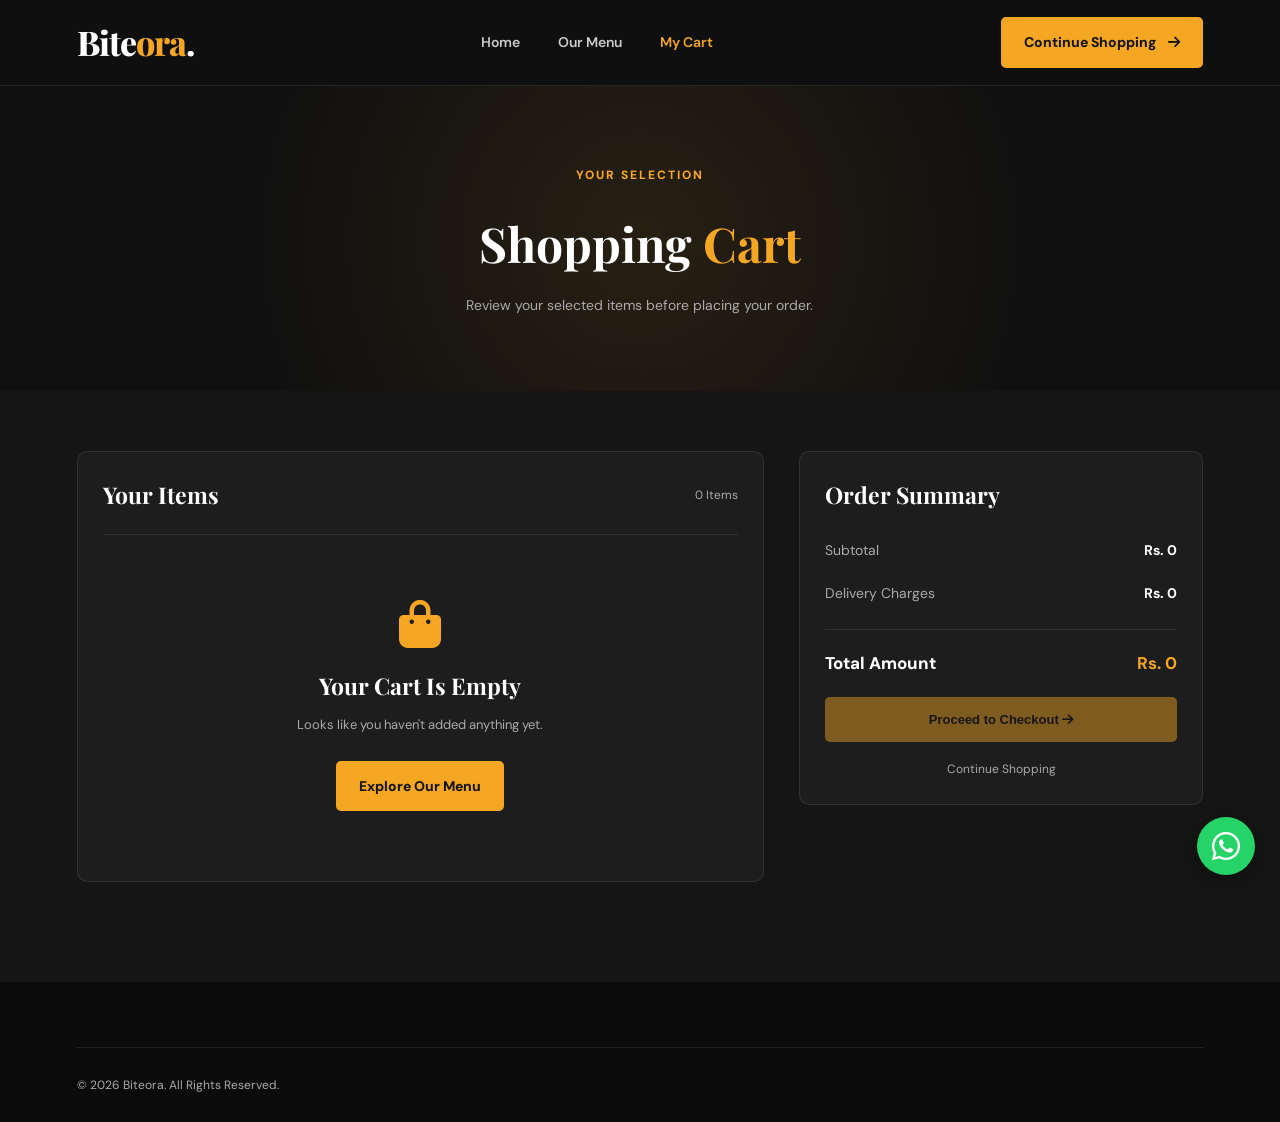
<file: cart.html>
<!DOCTYPE html>
<html lang="en">

<head>
    <meta charset="UTF-8">
    <meta name="viewport" content="width=device-width, initial-scale=1.0">

    <title>Shopping Cart | Biteora</title>

    <link rel="stylesheet" href="css/style.css">
    <link rel="stylesheet" href="css/cart.css">

    <link rel="stylesheet" href="https://cdnjs.cloudflare.com/ajax/libs/font-awesome/6.5.2/css/all.min.css">

    <link href="https://fonts.googleapis.com/css2?family=DM+Sans:wght@400;500;600;700;800&family=Playfair+Display:wght@600;700;800&display=swap" rel="stylesheet">
</head>

<body>

    <!-- Shopping Cart Header -->
    <header class="header">
        <div class="container navbar">

            <a href="index.html" class="logo">
                Bite<span>ora</span><span class="logo-dot">.</span>
            </a>

            <nav class="nav-menu">
                <a href="index.html">Home</a>
                <a href="menu.html">Our Menu</a>
                <a href="cart.html" class="active">My Cart</a>
            </nav>

            <a href="menu.html" class="order-btn">
                Continue Shopping
                <i class="fa-solid fa-arrow-right"></i>
            </a>

        </div>
    </header>


    <!-- Cart Page Heading -->
    <section class="cart-heading">
        <div class="container">
            <span class="section-label">YOUR SELECTION</span>
            <h1>Shopping <span>Cart</span></h1>
            <p>Review your selected items before placing your order.</p>
        </div>
    </section>


    <!-- Cart Content -->
    <section class="cart-section">

        <div class="container cart-layout">

            <div class="cart-items-area">

                <div class="cart-header">
                    <h2>Your Items</h2>
                    <span id="item-count">0 Items</span>
                </div>

                <div id="cart-items"></div>

                <div id="empty-cart" class="empty-cart">
                    <i class="fa-solid fa-bag-shopping"></i>
                    <h3>Your Cart Is Empty</h3>
                    <p>Looks like you haven't added anything yet.</p>
                    <a href="menu.html" class="primary-btn">
                        Explore Our Menu
                    </a>
                </div>

            </div>


            <!-- Order Summary -->
            <aside class="order-summary">

                <h2>Order Summary</h2>

                <div class="summary-row">
                    <span>Subtotal</span>
                    <strong id="subtotal">Rs. 0</strong>
                </div>

                <div class="summary-row">
                    <span>Delivery Charges</span>
                    <strong id="delivery">Rs. 0</strong>
                </div>

                <div class="summary-total">
                    <span>Total Amount</span>
                    <strong id="total">Rs. 0</strong>
                </div>

                <button id="checkout-btn" class="checkout-btn" disabled>
                    Proceed to Checkout
                    <i class="fa-solid fa-arrow-right"></i>
                </button>

                <a href="menu.html" class="continue-link">
                    Continue Shopping
                </a>

            </aside>

        </div>

    </section>


    <!-- Website Footer -->
    <footer class="footer">
        <div class="container footer-bottom">
            <p>© 2026 Biteora. All Rights Reserved.</p>
        </div>
    </footer>

     <!-- Floating WhatsApp Button -->
<a href="#" class="whatsapp-float" aria-label="Contact us on WhatsApp">
    <i class="fa-brands fa-whatsapp"></i>
</a>

    <script src="cart.js"></script>

</body>
</html>
</file>
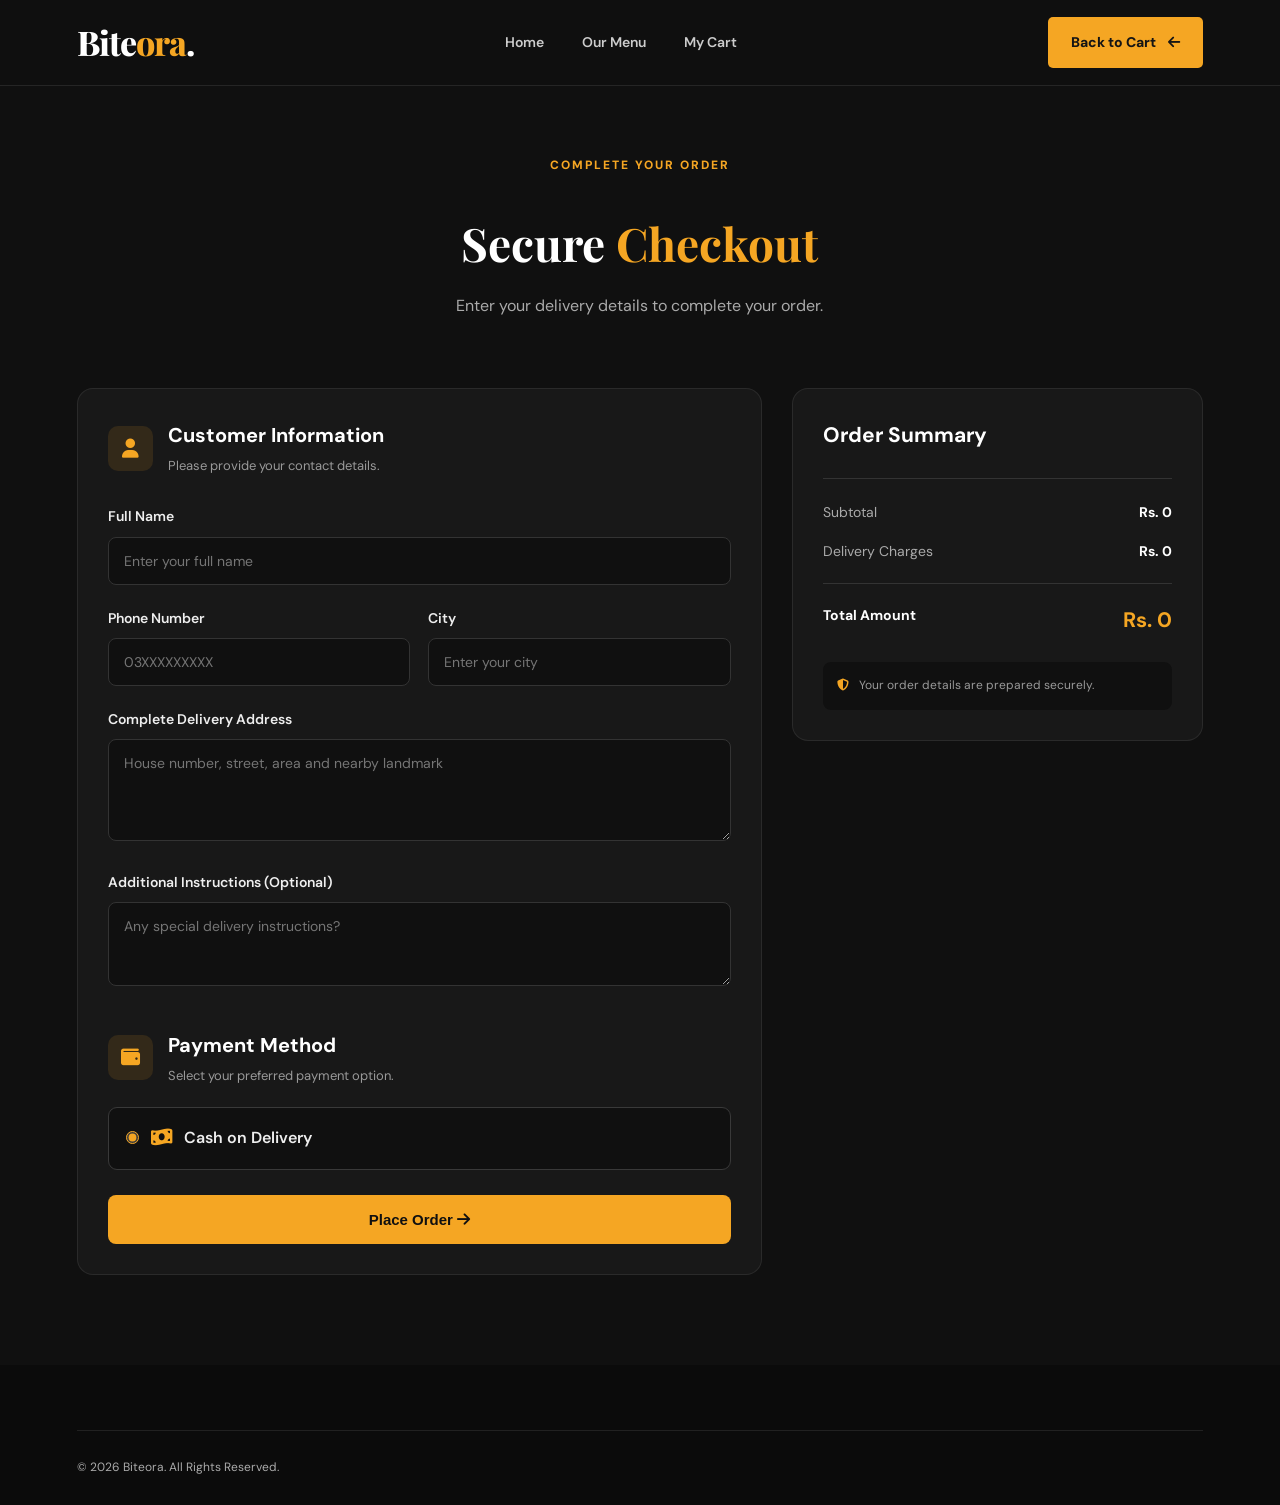
<file: checkout.html>
<!DOCTYPE html>
<html lang="en">

<head>
    <meta charset="UTF-8">
    <meta name="viewport" content="width=device-width, initial-scale=1.0">

    <title>Checkout | Biteora</title>

    <link rel="stylesheet" href="css/style.css">
    <link rel="stylesheet" href="css/checkout.css">

    <link rel="stylesheet" href="https://cdnjs.cloudflare.com/ajax/libs/font-awesome/6.5.2/css/all.min.css">

    <link href="https://fonts.googleapis.com/css2?family=DM+Sans:wght@400;500;600;700;800&family=Playfair+Display:wght@600;700;800&display=swap" rel="stylesheet">
</head>

<body>

    <!-- Checkout Header -->
    <header class="header">
        <div class="container navbar">

            <a href="index.html" class="logo">
                Bite<span>ora</span><span class="logo-dot">.</span>
            </a>

            <nav class="nav-menu">
                <a href="index.html">Home</a>
                <a href="menu.html">Our Menu</a>
                <a href="cart.html">My Cart</a>
            </nav>

            <a href="cart.html" class="order-btn">
                Back to Cart
                <i class="fa-solid fa-arrow-left"></i>
            </a>

        </div>
    </header>


    <!-- Checkout Heading -->
    <section class="checkout-heading">
        <div class="container">
            <span class="section-label">COMPLETE YOUR ORDER</span>
            <h1>Secure <span>Checkout</span></h1>
            <p>Enter your delivery details to complete your order.</p>
        </div>
    </section>


    <!-- Checkout Content -->
    <section class="checkout-section">

        <div class="container checkout-layout">

            <!-- Customer Information -->
            <div class="checkout-form-area">

                <div class="checkout-card">

                    <div class="checkout-card-heading">
                        <i class="fa-solid fa-user"></i>
                        <div>
                            <h2>Customer Information</h2>
                            <p>Please provide your contact details.</p>
                        </div>
                    </div>

                    <form id="checkout-form">

                        <div class="form-group">
                            <label for="customer-name">Full Name</label>
                            <input
                                type="text"
                                id="customer-name"
                                name="customer-name"
                                placeholder="Enter your full name"
                                required>
                        </div>

                        <div class="form-row">

                            <div class="form-group">
                                <label for="phone">Phone Number</label>
                                <input
                                    type="tel"
                                    id="phone"
                                    name="phone"
                                    placeholder="03XXXXXXXXX"
                                    pattern="03[0-9]{9}"
                                    maxlength="11"
                                    required>
                            </div>

                            <div class="form-group">
                                <label for="city">City</label>
                                <input
                                    type="text"
                                    id="city"
                                    name="city"
                                    placeholder="Enter your city"
                                    required>
                            </div>

                        </div>

                        <div class="form-group">
                            <label for="address">Complete Delivery Address</label>
                            <textarea
                                id="address"
                                name="address"
                                rows="4"
                                placeholder="House number, street, area and nearby landmark"
                                required></textarea>
                        </div>

                        <div class="form-group">
                            <label for="instructions">Additional Instructions (Optional)</label>
                            <textarea
                                id="instructions"
                                name="instructions"
                                rows="3"
                                placeholder="Any special delivery instructions?"></textarea>
                        </div>

                        <div class="payment-heading">
                            <i class="fa-solid fa-wallet"></i>
                            <div>
                                <h2>Payment Method</h2>
                                <p>Select your preferred payment option.</p>
                            </div>
                        </div>

                        <label class="payment-option">
                            <input type="radio" name="payment" value="Cash on Delivery" checked>
                            <span>
                                <i class="fa-solid fa-money-bill-wave"></i>
                                Cash on Delivery
                            </span>
                        </label>

                        <button type="submit" class="place-order-btn">
                            Place Order
                            <i class="fa-solid fa-arrow-right"></i>
                        </button>

                    </form>

                </div>

            </div>


            <!-- Order Summary -->
            <aside class="checkout-summary">

                <h2>Order Summary</h2>

                <div id="checkout-items"></div>

                <div class="checkout-summary-divider"></div>

                <div class="checkout-summary-row">
                    <span>Subtotal</span>
                    <strong id="checkout-subtotal">Rs. 0</strong>
                </div>

                <div class="checkout-summary-row">
                    <span>Delivery Charges</span>
                    <strong id="checkout-delivery">Rs. 0</strong>
                </div>

                <div class="checkout-total">
                    <span>Total Amount</span>
                    <strong id="checkout-total">Rs. 0</strong>
                </div>

                <div class="secure-note">
                    <i class="fa-solid fa-shield-halved"></i>
                    Your order details are prepared securely.
                </div>

            </aside>

        </div>

    </section>


    <!-- Footer -->
    <footer class="footer">
        <div class="container footer-bottom">
            <p>© 2026 Biteora. All Rights Reserved.</p>
        </div>
    </footer>

    <script src="checkout.js"></script>

</body>
</html>
</file>
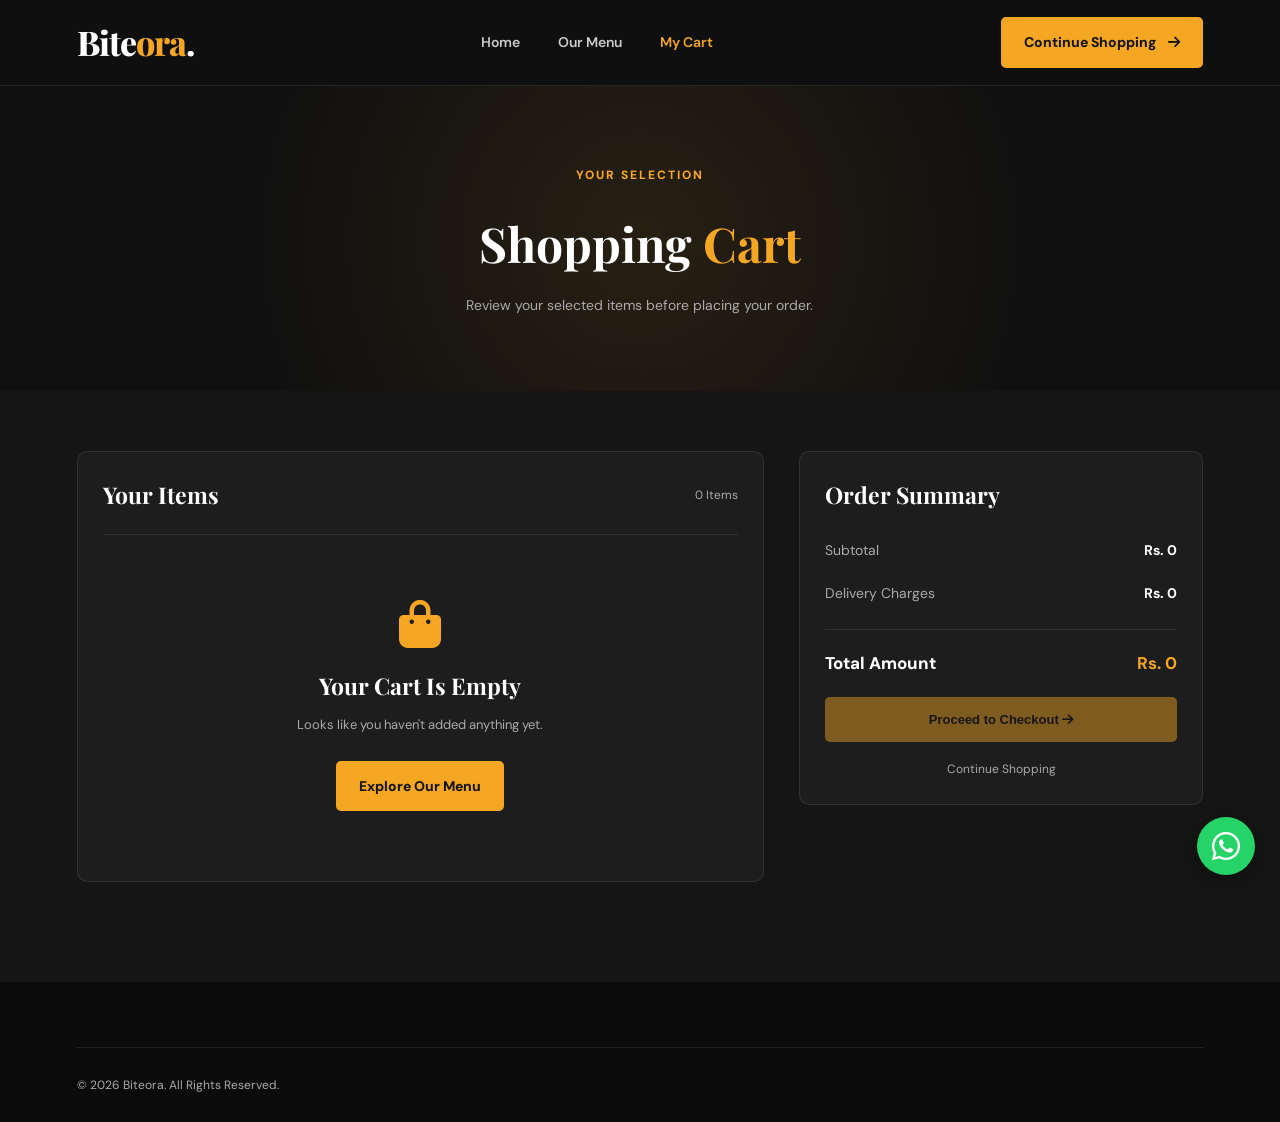
<file: order-success.html>
<!DOCTYPE html>
<html lang="en">

<head>
    <meta charset="UTF-8">
    <meta name="viewport" content="width=device-width, initial-scale=1.0">

    <title>Order Confirmed | Biteora</title>

    <link rel="stylesheet" href="css/style.css">
    <link rel="stylesheet" href="css/order-success.css">

    <link rel="stylesheet" href="https://cdnjs.cloudflare.com/ajax/libs/font-awesome/6.5.2/css/all.min.css">

    <link href="https://fonts.googleapis.com/css2?family=DM+Sans:wght@400;500;600;700;800&family=Playfair+Display:wght@600;700;800&display=swap" rel="stylesheet">
</head>

<body>

    <!-- Main Navigation -->
    <header class="header">
        <div class="container navbar">

            <a href="index.html" class="logo">
                Bite<span>ora</span><span class="logo-dot">.</span>
            </a>

            <nav class="nav-menu">
                <a href="index.html">Home</a>
                <a href="menu.html">Our Menu</a>
                <a href="cart.html">My Cart</a>
            </nav>

            <a href="menu.html" class="order-btn">
                Order More
                <i class="fa-solid fa-arrow-right"></i>
            </a>

        </div>
    </header>


    <!-- Order Success Section -->
    <main class="success-section">

        <div class="container">

            <div class="success-card">

                <div class="receipt-brand">
               <h2>BITE<span>ORA</span>.</h2>
               <p>DELICIOUS FOOD, DELIVERED WITH LOVE</p>
               <div class="receipt-brand-line"></div>
               </div> 
                <div class="success-icon">
                    <i class="fa-solid fa-check"></i>
                </div>

                <span class="section-label">ORDER CONFIRMATION</span>

                <h1>
                    Order Placed
                    <span>Successfully!</span>
                </h1>

                <p class="success-message">
                    Thank you for choosing Biteora.
                    Your order has been successfully placed.
                </p>


                <!-- Order Reference -->
                <div class="order-id-box">
                    <span>YOUR ORDER REFERENCE</span>
                    <strong id="order-id">Loading...</strong>
                </div>


                <div class="success-divider"></div>


                <!-- Customer Information -->
                <div class="success-details">

                    <h2>
                        <i class="fa-regular fa-user"></i>
                        Customer Details
                    </h2>

                    <div class="success-row">
                        <span>Customer Name</span>
                        <strong id="customer-name">-</strong>
                    </div>

                    <div class="success-row">
                        <span>Phone Number</span>
                        <strong id="customer-phone">-</strong>
                    </div>

                    <div class="success-row">
                        <span>Delivery Address</span>
                        <strong id="customer-address">-</strong>
                    </div>

                    <div class="success-row">
                        <span>Payment Method</span>
                        <strong id="payment-method">-</strong>
                    </div>

                </div>


                <div class="success-divider"></div>


                <!-- Ordered Products -->
                <div class="success-items-section">

                    <h2>
                        <i class="fa-solid fa-bag-shopping"></i>
                        Order Summary
                    </h2>

                    <div id="success-items"></div>

                </div>


                <div class="success-divider"></div>


                <!-- Final Payment -->
                <div class="success-total">

                    <span>Total Amount</span>

                    <strong id="order-total">Rs. 0</strong>

                </div>


                <!-- Delivery Information -->
                <div class="delivery-note">

                    <i class="fa-solid fa-truck-fast"></i>

                    <p>
                        Your order details have been saved in this browser.
                        Our team will prepare your delicious meal.
                    </p>

                </div>


                <!-- Customer Actions -->
                <div class="success-actions">

                    <button type="button" class="print-btn" onclick="window.print()">
                        <i class="fa-solid fa-print"></i>
                        Print Receipt
                    </button>

                    <a href="index.html" class="home-btn">
                        Back to Home
                        <i class="fa-solid fa-house"></i>
                    </a>

                </div>

            </div>

        </div>

    </main>


    <!-- Website Footer -->
    <footer class="footer">

        <div class="container footer-bottom">

            <p>© 2026 Biteora. All Rights Reserved.</p>

        </div>

    </footer>


    <!-- Order Confirmation Logic -->
    <script src="order-success.js"></script>

</body>
</html>
</file>
<file: css/style.css>
/* ========================================
   BITEORA | RESTAURANT WEBSITE
   Main Stylesheet
======================================== */

/* Global Styles */

@import url('https://fonts.googleapis.com/css2?family=DM+Sans:wght@400;500;600;700;800&family=Playfair+Display:wght@600;700;800&display=swap');

:root {
    --primary: #f5a623;
    --primary-dark: #db870d;
    --dark: #101010;
    --dark-light: #191919;
    --card-bg: #1c1c1c;
    --white: #ffffff;
    --gray: #aaaaaa;
    --border: rgba(255, 255, 255, 0.09);
    --transition: all 0.3s ease;
}

* {
    margin: 0;
    padding: 0;
    box-sizing: border-box;
    scroll-behavior: smooth;
}

body {
    font-family: 'DM Sans', sans-serif;
    background: var(--dark);
    color: var(--white);
    line-height: 1.6;
}

a {
    text-decoration: none;
    color: inherit;
}

img {
    width: 100%;
    display: block;
    object-fit: cover;
}

.container {
    width: 88%;
    max-width: 1250px;
    margin: auto;
}

section {
    padding: 100px 0;
}

/* Header & Navigation */

.header {
    width: 100%;
    background: rgba(16, 16, 16, 0.96);
    border-bottom: 1px solid var(--border);
    position: sticky;
    top: 0;
    z-index: 1000;
}

.navbar {
    height: 85px;
    display: flex;
    align-items: center;
    justify-content: space-between;
}

.logo {
    font-family: 'Playfair Display', serif;
    font-size: 34px;
    font-weight: 800;
    letter-spacing: -1px;
}

.logo span {
    color: var(--primary);
}

.logo .logo-dot {
    color: var(--white);
}

.nav-menu {
    display: flex;
    align-items: center;
    gap: 38px;
}

.nav-menu a {
    color: #cccccc;
    font-size: 14px;
    font-weight: 600;
    transition: var(--transition);
}

.nav-menu a:hover,
.nav-menu a.active {
    color: var(--primary);
}

.nav-actions {
    display: flex;
    align-items: center;
    gap: 22px;
}

.cart-icon {
    font-size: 19px;
    transition: var(--transition);
}

.cart-icon:hover {
    color: var(--primary);
}

.order-btn,
.primary-btn {
    display: inline-flex;
    align-items: center;
    justify-content: center;
    gap: 12px;
    background: var(--primary);
    color: #151515;
    padding: 14px 23px;
    border-radius: 5px;
    font-size: 14px;
    font-weight: 800;
    transition: var(--transition);
}

.order-btn:hover,
.primary-btn:hover {
    background: var(--primary-dark);
    transform: translateY(-3px);
}

.menu-toggle {
    display: none;
    background: none;
    border: none;
    color: var(--white);
    font-size: 24px;
}

/* Hero Section */

.hero {
    min-height: 650px;
    display: flex;
    align-items: center;
    overflow: hidden;
    background:
        radial-gradient(circle at 85% 50%, rgba(245, 166, 35, 0.10), transparent 35%),
        var(--dark);
}

.hero-content {
    display: grid;
    grid-template-columns: 1fr 1fr;
    align-items: center;
    gap: 70px;
}

.hero-tag,
.section-label {
    display: inline-block;
    color: var(--primary);
    font-size: 12px;
    font-weight: 800;
    letter-spacing: 2px;
    margin-bottom: 20px;
}

.hero-tag i {
    margin-right: 7px;
}

.hero-text h1 {
    font-family: 'Playfair Display', serif;
    font-size: clamp(48px, 5.5vw, 76px);
    line-height: 1.12;
    margin-bottom: 25px;
}

.hero-text h1 span,
.section-heading h2 span,
.about-text h2 span {
    color: var(--primary);
}

.hero-text p {
    max-width: 510px;
    color: var(--gray);
    font-size: 15px;
    line-height: 1.9;
    margin-bottom: 32px;
}

.hero-buttons {
    display: flex;
    align-items: center;
    gap: 20px;
}

.secondary-btn {
    padding: 13px 20px;
    border: 1px solid var(--border);
    border-radius: 5px;
    font-size: 14px;
    font-weight: 600;
    transition: var(--transition);
}

.secondary-btn:hover {
    border-color: var(--primary);
    color: var(--primary);
}

.hero-features {
    display: flex;
    gap: 25px;
    margin-top: 45px;
    flex-wrap: wrap;
}

.feature-item {
    display: flex;
    align-items: center;
    gap: 9px;
    color: #cccccc;
    font-size: 12px;
    font-weight: 600;
}

.feature-item i {
    color: var(--primary);
    font-size: 16px;
}

.hero-image {
    position: relative;
    padding: 20px;
}

.hero-image-bg {
    position: absolute;
    width: 85%;
    height: 85%;
    background: var(--primary);
    border-radius: 50%;
    filter: blur(100px);
    opacity: 0.15;
    top: 10%;
    left: 10%;
}

.hero-image img {
    position: relative;
    height: 450px;
    border-radius: 15px;
    box-shadow: 0 20px 60px rgba(0, 0, 0, 0.4);
}


.floating-card {
    position: absolute;
    top: 35px;
    right: -5px;
    bottom: auto;
    left: auto;
    background: #252525;
    padding: 15px 22px;
    border-radius: 8px;
    box-shadow: 0 10px 30px rgba(0, 0, 0, 0.4);
    z-index: 2;
}

.rating {
    color: var(--primary);
    font-weight: 800;
    font-size: 20px;
}

.rating i {
    font-size: 15px;
}


/* Section Headings */

.section-heading {
    text-align: center;
    margin-bottom: 55px;
}

.section-heading h2 {
    font-family: 'Playfair Display', serif;
    font-size: 43px;
    margin-bottom: 15px;
}

.section-heading p {
    max-width: 550px;
    margin: auto;
    color: var(--gray);
    font-size: 14px;
}

/* Food Categories */

.categories {
    background: #151515;
}

.category-grid {
    display: grid;
    grid-template-columns: repeat(4, 1fr);
    gap: 22px;
}

.category-card {
    position: relative;
    height: 350px;
    overflow: hidden;
    border-radius: 10px;
    background: var(--card-bg);
}

.category-card img {
    height: 100%;
    transition: transform 0.5s ease;
}

.category-card:hover img {
    transform: scale(1.08);
}

.category-card::after {
    content: '';
    position: absolute;
    inset: 0;
    background: linear-gradient(transparent 20%, rgba(0, 0, 0, 0.95));
}

.category-info {
    position: absolute;
    z-index: 2;
    bottom: 25px;
    left: 22px;
    right: 22px;
}

.category-info h3 {
    font-family: 'Playfair Display', serif;
    font-size: 24px;
    margin-bottom: 5px;
}

.category-info p {
    color: #cccccc;
    font-size: 12px;
    margin-bottom: 13px;
}

.category-info a {
    color: var(--primary);
    font-size: 12px;
    font-weight: 800;
}

.category-info a i {
    margin-left: 5px;
}

/* Popular Food Cards */

.popular-food {
    background: var(--dark);
}

.food-grid {
    display: grid;
    grid-template-columns: repeat(4, 1fr);
    gap: 22px;
}

.food-card {
    background: var(--card-bg);
    border: 1px solid var(--border);
    border-radius: 10px;
    overflow: hidden;
    transition: var(--transition);
}

.food-card:hover {
    transform: translateY(-7px);
    border-color: rgba(245, 166, 35, 0.5);
}

.food-card img {
    height: 210px;
    transition: transform 0.4s ease;
}

.food-card:hover img {
    transform: scale(1.04);
}

.food-details {
    padding: 20px;
}

.food-category {
    font-size: 10px;
    letter-spacing: 1.5px;
    color: var(--primary);
    font-weight: 800;
}

.food-details h3 {
    font-family: 'Playfair Display', serif;
    font-size: 18px;
    margin: 8px 0;
}

.food-details p {
    color: var(--gray);
    font-size: 12px;
    line-height: 1.8;
    min-height: 44px;
}

.food-bottom {
    display: flex;
    justify-content: space-between;
    align-items: center;
    margin-top: 20px;
}

.food-bottom strong {
    color: var(--primary);
    font-size: 17px;
}

.food-bottom .favorite-add {
    width: 38px;
    height: 38px;
    display: flex;
    justify-content: center;
    align-items: center;
    border: none;
    border-radius: 6px;
    background: var(--primary);
    color: #111111;
    font-size: 17px;
    cursor: pointer;
    transition: var(--transition);
}

.food-bottom .favorite-add:hover {
    background: var(--primary-dark);
    transform: scale(1.08);
}

.favorite-add i {
    pointer-events: none;
}
/* About Section */

.about {
    background: #171717;
}

.about-content {
    display: grid;
    grid-template-columns: 1fr 1fr;
    gap: 75px;
    align-items: center;
}

.about-image img {
    height: 430px;
    border-radius: 10px;
}

.about-text h2 {
    font-family: 'Playfair Display', serif;
    font-size: 43px;
    line-height: 1.3;
    margin-bottom: 22px;
}

.about-text p {
    color: var(--gray);
    font-size: 14px;
    line-height: 2;
    margin-bottom: 30px;
}

/* Footer */

.footer {
    background: #0b0b0b;
    padding: 65px 0 0;
}

.footer-content {
    display: grid;
    grid-template-columns: 2fr 1fr 1fr;
    gap: 60px;
    padding-bottom: 45px;
}

.footer-brand p {
    max-width: 320px;
    color: var(--gray);
    font-size: 13px;
    margin-top: 15px;
    line-height: 1.9;
}

.footer-links {
    display: flex;
    flex-direction: column;
    gap: 12px;
}

.footer-links h3 {
    font-size: 16px;
    margin-bottom: 10px;
}

.footer-links a {
    color: var(--gray);
    font-size: 13px;
    transition: var(--transition);
}

.footer-links a:hover {
    color: var(--primary);
}

.footer-bottom {
    border-top: 1px solid var(--border);
    min-height: 75px;
    display: flex;
    align-items: center;
    justify-content: space-between;
}

.footer-bottom p {
    color: var(--gray);
    font-size: 12px;
}

.social-links {
    display: flex;
    gap: 15px;
}

.social-links a {
    width: 35px;
    height: 35px;
    border: 1px solid var(--border);
    display: flex;
    align-items: center;
    justify-content: center;
    border-radius: 50%;
    transition: var(--transition);
}

.social-links a:hover {
    background: var(--primary);
    color: #111;
}

/* Responsive Layout */

@media (max-width: 1000px) {

    .nav-menu {
        gap: 18px;
    }

    .category-grid,
    .food-grid {
        grid-template-columns: repeat(2, 1fr);
    }

    .hero-content {
        gap: 35px;
    }

    .about-content {
        gap: 40px;
    }

}

@media (max-width: 768px) {

    section {
        padding: 70px 0;
    }

    .container {
        width: 90%;
    }

    .navbar {
        height: 75px;
    }

    .nav-menu {
        display: none;
    }

    .nav-actions {
        margin-left: auto;
        margin-right: 20px;
    }

    .menu-toggle {
        display: block;
    }

    .order-btn {
        padding: 11px 14px;
        font-size: 12px;
    }

    .hero {
        padding: 70px 0;
    }

    .hero-content,
    .about-content {
        grid-template-columns: 1fr;
    }

    .hero-text h1 {
        font-size: 53px;
    }

    .hero-image img {
        height: 350px;
    }

    .floating-card {
        left: 0;
    }

    .section-heading h2,
    .about-text h2 {
        font-size: 34px;
    }

    .about-image img {
        height: 350px;
    }

    .footer-content {
        grid-template-columns: 1fr 1fr;
        gap: 35px;
    }

    .footer-brand {
        grid-column: 1 / -1;
    }

}

@media (max-width: 480px) {

    .logo {
        font-size: 28px;
    }

    .cart-icon {
    display: flex;
    align-items: center;
    justify-content: center;
    font-size: 19px;
    color: #ffffff;
    position: relative;
}

    .hero-text h1 {
        font-size: 43px;
    }

    .hero-text p {
        font-size: 13px;
    }

    .hero-buttons {
        flex-wrap: wrap;
    }

    .hero-features {
        gap: 15px;
    }

    .feature-item {
        font-size: 10px;
    }

    .category-grid,
    .food-grid {
        grid-template-columns: 1fr;
    }

    .category-card {
        height: 320px;
    }

    .food-card img {
        height: 230px;
    }

    .section-heading h2,
    .about-text h2 {
        font-size: 29px;
    }

    .footer-content {
        grid-template-columns: 1fr;
    }

    .footer-brand {
        grid-column: auto;
    }

    .footer-bottom {
        flex-direction: column;
        gap: 15px;
        padding: 20px 0;
        text-align: center;
    }

}
/* Mobile Navigation */

@media (max-width: 768px) {

    .nav-menu.active {
        display: flex;
        flex-direction: column;
        align-items: flex-start;
        position: absolute;
        top: 75px;
        left: 0;
        width: 100%;
        padding: 25px 6%;
        background: #151515;
        border-top: 1px solid rgba(255,255,255,0.08);
        gap: 22px;
    }

}


.food-bottom button:hover {
    background: #ffffff;
    transform: scale(1.08);
}

/* Floating WhatsApp Button */

.whatsapp-float {
    position: fixed;
    bottom: 25px;
    right: 25px;
    width: 58px;
    height: 58px;
    background: #25D366;
    color: #ffffff;
    display: flex;
    align-items: center;
    justify-content: center;
    font-size: 32px;
    border-radius: 50%;
    text-decoration: none;
    box-shadow: 0 5px 20px rgba(0, 0, 0, 0.3);
    z-index: 999;
    transition: 0.3s ease;
}

.whatsapp-float:hover {
    background: #1ebe5d;
    transform: scale(1.1);
}


/* Mobile Hero Rating Adjustment */

@media (max-width: 480px) {

    .floating-card {
        top: 15px;
        right: 10px;
        bottom: auto;
        left: auto;
        padding: 8px 12px;
        border-radius: 7px;
    }

    .rating {
        font-size: 15px;
    }

    .rating i {
        font-size: 12px;
    }

    .floating-card span {
        font-size: 11px;
    }

}
</file>
<file: css/cart.css>
/* ========================================
   BITEORA | Shopping Cart Styles
======================================== */

.cart-heading {
    padding: 75px 0;
    text-align: center;
    background: radial-gradient(circle, rgba(245,166,35,0.10), transparent 60%);
}

.cart-heading h1 {
    font-family: 'Playfair Display', serif;
    font-size: 48px;
    margin-bottom: 12px;
}

.cart-heading h1 span {
    color: var(--primary);
}

.cart-heading p {
    color: var(--gray);
    font-size: 14px;
}

.cart-section {
    padding: 60px 0 100px;
    background: #151515;
}

.cart-layout {
    display: grid;
    grid-template-columns: 1.7fr 1fr;
    gap: 35px;
    align-items: start;
}

.cart-items-area,
.order-summary {
    background: #1d1d1d;
    border: 1px solid var(--border);
    border-radius: 10px;
    padding: 25px;
}

.cart-header {
    display: flex;
    justify-content: space-between;
    align-items: center;
    padding-bottom: 20px;
    border-bottom: 1px solid var(--border);
    margin-bottom: 20px;
}

.cart-header h2,
.order-summary h2 {
    font-family: 'Playfair Display', serif;
    font-size: 23px;
}

.cart-header span {
    color: var(--gray);
    font-size: 12px;
}

.cart-item {
    display: flex;
    align-items: center;
    gap: 18px;
    padding: 18px 0;
    border-bottom: 1px solid var(--border);
}

.cart-item img {
    width: 95px;
    height: 90px;
    border-radius: 7px;
    object-fit: cover;
}

.cart-item-info {
    flex: 1;
}

.cart-item-info h3 {
    font-size: 16px;
    margin-bottom: 7px;
}

.cart-item-info p {
    color: var(--primary);
    font-size: 14px;
    font-weight: 700;
}

.quantity-control {
    display: flex;
    align-items: center;
    gap: 12px;
    margin-top: 10px;
}

.quantity-control button {
    width: 27px;
    height: 27px;
    background: #303030;
    color: white;
    border: none;
    border-radius: 4px;
    cursor: pointer;
}

.quantity-control button:hover {
    background: var(--primary);
    color: #111;
}

.quantity-control span {
    font-size: 13px;
}

.remove-item {
    background: transparent;
    color: #ff6464;
    border: none;
    cursor: pointer;
    font-size: 17px;
    padding: 10px;
}

.order-summary h2 {
    margin-bottom: 25px;
}

.summary-row,
.summary-total {
    display: flex;
    justify-content: space-between;
    align-items: center;
    margin-bottom: 20px;
    font-size: 14px;
}

.summary-row span {
    color: var(--gray);
}

.summary-total {
    border-top: 1px solid var(--border);
    padding-top: 20px;
    margin-top: 25px;
    font-size: 17px;
    font-weight: 800;
}

.summary-total strong {
    color: var(--primary);
}

.checkout-btn {
    width: 100%;
    padding: 15px;
    border: none;
    border-radius: 5px;
    background: var(--primary);
    color: #111;
    font-size: 13px;
    font-weight: 800;
    cursor: pointer;
    transition: all 0.3s ease;
}

.checkout-btn:hover:not(:disabled) {
    background: var(--primary-dark);
    transform: translateY(-2px);
}

.checkout-btn:disabled {
    opacity: 0.45;
    cursor: not-allowed;
}

.continue-link {
    display: block;
    text-align: center;
    color: var(--gray);
    font-size: 12px;
    margin-top: 18px;
}

.continue-link:hover {
    color: var(--primary);
}

.empty-cart {
    text-align: center;
    padding: 45px 15px;
}

.empty-cart i {
    font-size: 48px;
    color: var(--primary);
    margin-bottom: 20px;
}

.empty-cart h3 {
    font-family: 'Playfair Display', serif;
    font-size: 23px;
    margin-bottom: 10px;
}

.empty-cart p {
    color: var(--gray);
    font-size: 13px;
    margin-bottom: 25px;
}

#empty-cart[hidden] {
    display: none;
}

@media (max-width: 800px) {

    .cart-layout {
        grid-template-columns: 1fr;
    }

}

@media (max-width: 500px) {

    .cart-heading h1 {
        font-size: 36px;
    }

    .cart-items-area,
    .order-summary {
        padding: 17px;
    }

    .cart-item {
        gap: 10px;
    }

    .cart-item img {
        width: 75px;
        height: 75px;
    }

    .cart-item-info h3 {
        font-size: 13px;
    }

}
.quantity-control {
    display: flex;
    align-items: center;
    gap: 12px;
}

.quantity-control button {
    width: 36px;
    height: 36px;
    border: none;
    border-radius: 50%;
    background: var(--primary);
    color: #101010;
    font-size: 18px;
    font-weight: 700;
    cursor: pointer;
    pointer-events: auto;
    position: relative;
    z-index: 2;
}

.quantity-control button:hover {
    background: #ffffff;
}

.quantity-control span {
    min-width: 20px;
    text-align: center;
    font-weight: 700;
}

.whatsapp-float {
    position: fixed;
    bottom: 25px;
    right: 25px;
    width: 58px;
    height: 58px;
    background: #25D366;
    color: #ffffff;
    display: flex;
    align-items: center;
    justify-content: center;
    font-size: 32px;
    border-radius: 50%;
    text-decoration: none;
    box-shadow: 0 5px 20px rgba(0, 0, 0, 0.3);
    z-index: 999;
    transition: 0.3s ease;
}

.whatsapp-float:hover {
    background: #1ebe5d;
    transform: scale(1.1);
}
</file>
<file: css/checkout.css>
/* Checkout Page */

.checkout-heading {
    padding: 65px 0 35px;
    text-align: center;
}

.checkout-heading h1 {
    font-family: 'Playfair Display', serif;
    font-size: 46px;
    margin: 12px 0;
}

.checkout-heading h1 span {
    color: var(--primary);
}

.checkout-heading p {
    color: #aaa;
}

.checkout-section {
    padding: 35px 0 90px;
}

.checkout-layout {
    display: grid;
    grid-template-columns: 1.5fr 0.9fr;
    gap: 30px;
    align-items: start;
}

.checkout-card,
.checkout-summary {
    background: #181818;
    border: 1px solid rgba(255,255,255,0.08);
    border-radius: 16px;
    padding: 30px;
}

.checkout-card-heading,
.payment-heading {
    display: flex;
    align-items: center;
    gap: 15px;
    margin-bottom: 28px;
}

.checkout-card-heading > i,
.payment-heading > i {
    width: 45px;
    height: 45px;
    display: grid;
    place-items: center;
    background: rgba(245,166,35,0.12);
    color: var(--primary);
    border-radius: 10px;
    font-size: 19px;
}

.checkout-card-heading h2,
.payment-heading h2 {
    font-size: 20px;
    color: #fff;
}

.checkout-card-heading p,
.payment-heading p {
    color: #999;
    font-size: 13px;
    margin-top: 5px;
}

.form-group {
    margin-bottom: 22px;
}

.form-group label {
    display: block;
    color: #eee;
    font-size: 14px;
    font-weight: 600;
    margin-bottom: 9px;
}

.form-group input,
.form-group textarea {
    width: 100%;
    padding: 14px 15px;
    background: #101010;
    border: 1px solid #333;
    border-radius: 8px;
    color: #fff;
    font-family: 'DM Sans', sans-serif;
    font-size: 14px;
    outline: none;
    transition: 0.3s;
}

.form-group input:focus,
.form-group textarea:focus {
    border-color: var(--primary);
}

.form-group textarea {
    resize: vertical;
}

.form-row {
    display: grid;
    grid-template-columns: 1fr 1fr;
    gap: 18px;
}

.payment-heading {
    margin-top: 35px;
    margin-bottom: 20px;
}

.payment-option {
    display: block;
    padding: 17px;
    background: #101010;
    border: 1px solid #393939;
    border-radius: 9px;
    cursor: pointer;
    margin-bottom: 25px;
}

.payment-option span {
    display: inline-flex;
    align-items: center;
    gap: 12px;
    color: #eee;
    font-weight: 600;
}

.payment-option i {
    color: var(--primary);
    font-size: 19px;
}

.payment-option input {
    accent-color: var(--primary);
    margin-right: 8px;
}

.place-order-btn {
    width: 100%;
    padding: 16px;
    background: var(--primary);
    color: #101010;
    border: none;
    border-radius: 8px;
    font-size: 15px;
    font-weight: 800;
    cursor: pointer;
    transition: 0.3s;
}

.place-order-btn:hover {
    background: #fff;
    transform: translateY(-2px);
}

.checkout-summary h2 {
    color: #fff;
    font-size: 21px;
    margin-bottom: 25px;
}

.checkout-product {
    display: flex;
    align-items: center;
    gap: 13px;
    margin-bottom: 18px;
}

.checkout-product img {
    width: 65px;
    height: 65px;
    object-fit: cover;
    border-radius: 9px;
}

.checkout-product-info {
    flex: 1;
}

.checkout-product-info h3 {
    color: #fff;
    font-size: 14px;
    margin-bottom: 5px;
}

.checkout-product-info p {
    color: #999;
    font-size: 13px;
}

.checkout-product > strong {
    color: var(--primary);
    font-size: 14px;
}

.checkout-summary-divider {
    height: 1px;
    background: #333;
    margin: 22px 0;
}

.checkout-summary-row,
.checkout-total {
    display: flex;
    justify-content: space-between;
    margin-bottom: 17px;
    color: #aaa;
    font-size: 14px;
}

.checkout-summary-row strong {
    color: #fff;
}

.checkout-total {
    border-top: 1px solid #333;
    padding-top: 20px;
    margin-top: 20px;
    color: #fff;
    font-weight: 700;
}

.checkout-total strong {
    color: var(--primary);
    font-size: 21px;
}

.secure-note {
    background: #101010;
    color: #999;
    padding: 14px;
    border-radius: 8px;
    font-size: 12px;
    margin-top: 25px;
}

.secure-note i {
    color: var(--primary);
    margin-right: 7px;
}

@media (max-width: 900px) {
    .checkout-layout {
        grid-template-columns: 1fr;
    }
}

@media (max-width: 550px) {
    .checkout-heading h1 {
        font-size: 34px;
    }

    .checkout-card,
    .checkout-summary {
        padding: 20px;
    }

    .form-row {
        grid-template-columns: 1fr;
        gap: 0;
    }
}
</file>
<file: css/order-success.css>
/* ========================================
   BITEORA - ORDER SUCCESS PAGE
   Premium Restaurant Confirmation Design
======================================== */

.success-section {
    min-height: 85vh;
    padding: 75px 0;
    background: #101010;
    color: #fff;
}

/* Main Confirmation Card */

.success-card {
    max-width: 850px;
    margin: auto;
    padding: 55px 60px;
    background: #191919;
    border: 1px solid #303030;
    border-radius: 20px;
    box-shadow: 0 20px 60px rgba(0, 0, 0, 0.35);
    text-align: center;
}

/* Success Icon */

.success-icon {
    width: 85px;
    height: 85px;
    margin: 0 auto 25px;
    display: flex;
    align-items: center;
    justify-content: center;
    background: rgba(46, 204, 113, 0.12);
    border: 2px solid #2ecc71;
    border-radius: 50%;
    color: #2ecc71;
    font-size: 38px;
    box-shadow: 0 0 30px rgba(46, 204, 113, 0.12);
}

/* Heading */

.section-label {
    display: inline-block;
    margin-bottom: 15px;
    color: #e9a23b;
    font-size: 12px;
    font-weight: 800;
    letter-spacing: 3px;
}

.success-card h1 {
    margin-bottom: 15px;
    color: #fff;
    font-family: 'Playfair Display', serif;
    font-size: 42px;
    line-height: 1.3;
}

.success-card h1 span {
    color: #e9a23b;
}

.success-message {
    max-width: 520px;
    margin: 0 auto 30px;
    color: #aaa;
    font-size: 15px;
    line-height: 1.8;
}

/* Order ID */

.order-id-box {
    max-width: 400px;
    margin: 0 auto;
    padding: 22px;
    background: #222;
    border: 1px dashed #e9a23b;
    border-radius: 12px;
}

.order-id-box span {
    display: block;
    margin-bottom: 10px;
    color: #aaa;
    font-size: 11px;
    font-weight: 700;
    letter-spacing: 2px;
}

.order-id-box strong {
    color: #e9a23b;
    font-size: 21px;
    letter-spacing: 1px;
    overflow-wrap: anywhere;
}

/* Divider */

.success-divider {
    width: 100%;
    height: 1px;
    margin: 35px 0;
    background: #333;
}

/* Customer Details */

.success-details,
.success-items-section {
    text-align: left;
}

.success-details h2,
.success-items-section h2 {
    margin-bottom: 25px;
    color: #fff;
    font-family: 'Playfair Display', serif;
    font-size: 23px;
}

.success-details h2 i,
.success-items-section h2 i {
    margin-right: 10px;
    color: #e9a23b;
    font-size: 19px;
}

.success-row {
    display: flex;
    align-items: flex-start;
    justify-content: space-between;
    gap: 20px;
    padding: 16px 0;
    border-bottom: 1px solid #303030;
}

.success-row span {
    color: #999;
    font-size: 14px;
}

.success-row strong {
    max-width: 60%;
    color: #fff;
    font-size: 14px;
    font-weight: 600;
    text-align: right;
    overflow-wrap: anywhere;
}

/* Order Items - Text Only */

#success-items {
    display: flex;
    flex-direction: column;
    gap: 15px;
}

.success-item {
    display: flex;
    align-items: center;
    justify-content: space-between;
    gap: 15px;
    padding: 18px 20px;
    background: #222;
    border: 1px solid #333;
    border-radius: 10px;
}

/* Hide All Food Images */

#success-items img,
.success-item img {
    display: none !important;
}

.success-item-info {
    flex: 1;
    text-align: left;
}

.success-item-info h3 {
    margin-bottom: 7px;
    color: #fff;
    font-size: 15px;
}

.success-item-info p {
    color: #999;
    font-size: 13px;
}

.success-item-price {
    color: #e9a23b;
    font-size: 15px;
    font-weight: 700;
    white-space: nowrap;
}

/* Total Amount */

.success-total {
    display: flex;
    align-items: center;
    justify-content: space-between;
    padding: 22px;
    background: rgba(233, 162, 59, 0.08);
    border: 1px solid rgba(233, 162, 59, 0.3);
    border-radius: 12px;
}

.success-total span {
    color: #ddd;
    font-size: 17px;
    font-weight: 600;
}

.success-total strong {
    color: #e9a23b;
    font-size: 25px;
    font-weight: 800;
}

/* Delivery Note */

.delivery-note {
    display: flex;
    align-items: flex-start;
    gap: 12px;
    margin-top: 25px;
    padding: 17px;
    background: rgba(46, 204, 113, 0.07);
    border-radius: 10px;
    text-align: left;
}

.delivery-note i {
    margin-top: 3px;
    color: #2ecc71;
    font-size: 19px;
}

.delivery-note p {
    color: #aaa;
    font-size: 13px;
    line-height: 1.7;
}

/* Action Buttons */

.success-actions {
    display: flex;
    justify-content: center;
    flex-wrap: wrap;
    gap: 15px;
    margin-top: 30px;
}

.home-btn,
.print-btn {
    display: inline-flex;
    align-items: center;
    justify-content: center;
    gap: 10px;
    min-height: 50px;
    padding: 14px 25px;
    border: none;
    border-radius: 8px;
    font-family: 'DM Sans', sans-serif;
    font-size: 14px;
    font-weight: 700;
    text-decoration: none;
    cursor: pointer;
    transition: 0.3s ease;
}

.home-btn {
    background: #e9a23b;
    color: #111;
}

.home-btn:hover {
    background: #ffc15e;
    transform: translateY(-3px);
}

.print-btn {
    background: #292929;
    border: 1px solid #444;
    color: #fff;
}

.print-btn:hover {
    background: #383838;
    border-color: #e9a23b;
    transform: translateY(-3px);
}

/* Responsive Design */

@media (max-width: 768px) {

    .success-section {
        padding: 45px 15px;
    }

    .success-card {
        padding: 40px 25px;
    }

    .success-card h1 {
        font-size: 32px;
    }

    .success-details h2,
    .success-items-section h2 {
        font-size: 20px;
    }

    .success-row {
        gap: 12px;
    }

}

@media (max-width: 480px) {

    .success-card {
        padding: 35px 18px;
    }

    .success-card h1 {
        font-size: 27px;
    }

    .success-message {
        font-size: 13px;
    }

    .success-row {
        flex-direction: column;
        gap: 7px;
    }

    .success-row strong {
        max-width: 100%;
        text-align: left;
    }

    .success-item {
        flex-wrap: nowrap;
        gap: 10px;
    }

    .success-item-price {
        width: auto;
        text-align: right;
    }

    .success-total {
        gap: 10px;
    }

    .success-total span {
        font-size: 14px;
    }

    .success-total strong {
        font-size: 20px;
    }

    .success-actions {
        flex-direction: column;
    }

    .home-btn,
    .print-btn {
        width: 100%;
    }

}

/* Print Receipt */

@media print {

    body {
        background: #fff !important;
        color: #000 !important;
    }

    .header,
    .footer,
    .success-actions {
        display: none !important;
    }

    .success-section {
        padding: 0;
        background: #fff !important;
    }

    .success-card {
        max-width: 100%;
        padding: 20px;
        background: #fff !important;
        border: 1px solid #ddd;
        box-shadow: none;
        color: #000 !important;
    }

    .success-card h1,
    .success-details h2,
    .success-items-section h2,
    .success-row strong,
    .success-total span {
        color: #000 !important;
    }

    .success-message,
    .success-row span,
    .delivery-note p {
        color: #444 !important;
    }

    .order-id-box,
    .success-item,
    .success-total,
    .delivery-note {
        background: #fff !important;
    }

    .success-divider {
        background: #ddd;
    }

    /* Never Print Food Images */

    #success-items img,
    .success-item img {
        display: none !important;
        visibility: hidden !important;
    }

    .success-item-info h3,
    .success-item-info p {
        color: #000 !important;
    }

    .success-item-price {
        color: #000 !important;
    }

}

/* ========================================
   BITEORA - COMPACT THERMAL RECEIPT
======================================== */

@media print {

    @page {
        size: 80mm auto;
        margin: 4mm;
    }

    html,
    body {
        width: 72mm !important;
        margin: 0 auto !important;
        padding: 0 !important;
        background: #fff !important;
        color: #000 !important;
        font-family: Arial, sans-serif !important;
        font-size: 10px !important;
    }

    .header,
    .footer,
    .success-actions {
        display: none !important;
    }

    .success-section {
        width: 100% !important;
        min-height: auto !important;
        margin: 0 !important;
        padding: 0 !important;
        background: #fff !important;
    }

    .success-section .container {
        width: 100% !important;
        max-width: 100% !important;
        margin: 0 !important;
        padding: 0 !important;
    }

    .success-card {
        width: 100% !important;
        max-width: 100% !important;
        margin: 0 !important;
        padding: 0 !important;
        background: #fff !important;
        border: none !important;
        border-radius: 0 !important;
        box-shadow: none !important;
        text-align: center !important;
    }

    .success-icon {
        width: 32px !important;
        height: 32px !important;
        margin: 0 auto 8px !important;
        font-size: 16px !important;
        box-shadow: none !important;
    }

    .section-label {
        font-size: 9px !important;
        margin-bottom: 5px !important;
        letter-spacing: 1px !important;
    }

    .success-card h1 {
        font-size: 17px !important;
        line-height: 1.3 !important;
        margin-bottom: 5px !important;
        color: #000 !important;
    }

    .success-card h1 span {
        color: #000 !important;
    }

    .success-message {
        font-size: 9px !important;
        margin: 0 auto 10px !important;
        color: #333 !important;
    }

    .order-id-box {
        max-width: 100% !important;
        padding: 8px !important;
        margin: 8px 0 !important;
        border: 1px dashed #555 !important;
        background: #fff !important;
    }

    .order-id-box span {
        font-size: 8px !important;
        margin-bottom: 4px !important;
        color: #000 !important;
    }

    .order-id-box strong {
        font-size: 11px !important;
        color: #000 !important;
    }

    .success-divider {
        margin: 9px 0 !important;
        background: #888 !important;
        height: 1px !important;
    }

    .success-details,
    .success-items-section {
        text-align: left !important;
    }

    .success-details h2,
    .success-items-section h2 {
        font-size: 12px !important;
        margin-bottom: 6px !important;
        color: #000 !important;
    }

    .success-details h2 i,
    .success-items-section h2 i {
        color: #000 !important;
        font-size: 10px !important;
    }

    .success-row {
        padding: 4px 0 !important;
        gap: 5px !important;
        border-bottom: 1px dotted #aaa !important;
    }

    .success-row span {
        font-size: 9px !important;
        color: #333 !important;
    }

    .success-row strong {
        max-width: 60% !important;
        font-size: 9px !important;
        color: #000 !important;
    }

    #success-items {
        gap: 0 !important;
    }

    .success-item {
        display: flex !important;
        flex-wrap: nowrap !important;
        justify-content: space-between !important;
        gap: 5px !important;
        padding: 5px 0 !important;
        background: #fff !important;
        border: none !important;
        border-bottom: 1px dotted #aaa !important;
        border-radius: 0 !important;
        break-inside: avoid !important;
        page-break-inside: avoid !important;
    }

    #success-items img,
    .success-item img {
        display: none !important;
    }

    .success-item-info {
        flex: 1 !important;
        min-width: 0 !important;
    }

    .success-item-info h3 {
        font-size: 9px !important;
        margin-bottom: 2px !important;
        color: #000 !important;
    }

    .success-item-info p {
        font-size: 8px !important;
        color: #333 !important;
    }

    .success-item-price {
        font-size: 9px !important;
        color: #000 !important;
        white-space: nowrap !important;
    }

    .success-total {
        padding: 9px 0 !important;
        margin-top: 5px !important;
        background: #fff !important;
        border: none !important;
        border-top: 1px dashed #555 !important;
        border-bottom: 1px dashed #555 !important;
        border-radius: 0 !important;
    }

    .success-total span {
        font-size: 11px !important;
        color: #000 !important;
    }

    .success-total strong {
        font-size: 14px !important;
        color: #000 !important;
    }

    .delivery-note {
        margin-top: 8px !important;
        padding: 5px 0 !important;
        background: #fff !important;
        gap: 5px !important;
    }

    .delivery-note i {
        font-size: 10px !important;
        color: #000 !important;
    }

    .delivery-note p {
        font-size: 8px !important;
        color: #333 !important;
    }

}

/* Biteora Receipt Branding */

.receipt-brand {
    display: none;
}

@media print {

    .receipt-brand {
        display: block !important;
        text-align: center !important;
        margin-bottom: 12px !important;
    }

    .receipt-brand h2 {
        font-size: 25px !important;
        font-weight: 800 !important;
        letter-spacing: 2px !important;
        color: #000 !important;
        margin-bottom: 3px !important;
    }

    .receipt-brand h2 span {
        color: #000 !important;
    }

    .receipt-brand p {
        font-size: 7px !important;
        letter-spacing: 1px !important;
        color: #333 !important;
    }

    .receipt-brand-line {
        border-bottom: 1px dashed #555 !important;
        margin-top: 9px !important;
    }

}
</file>
